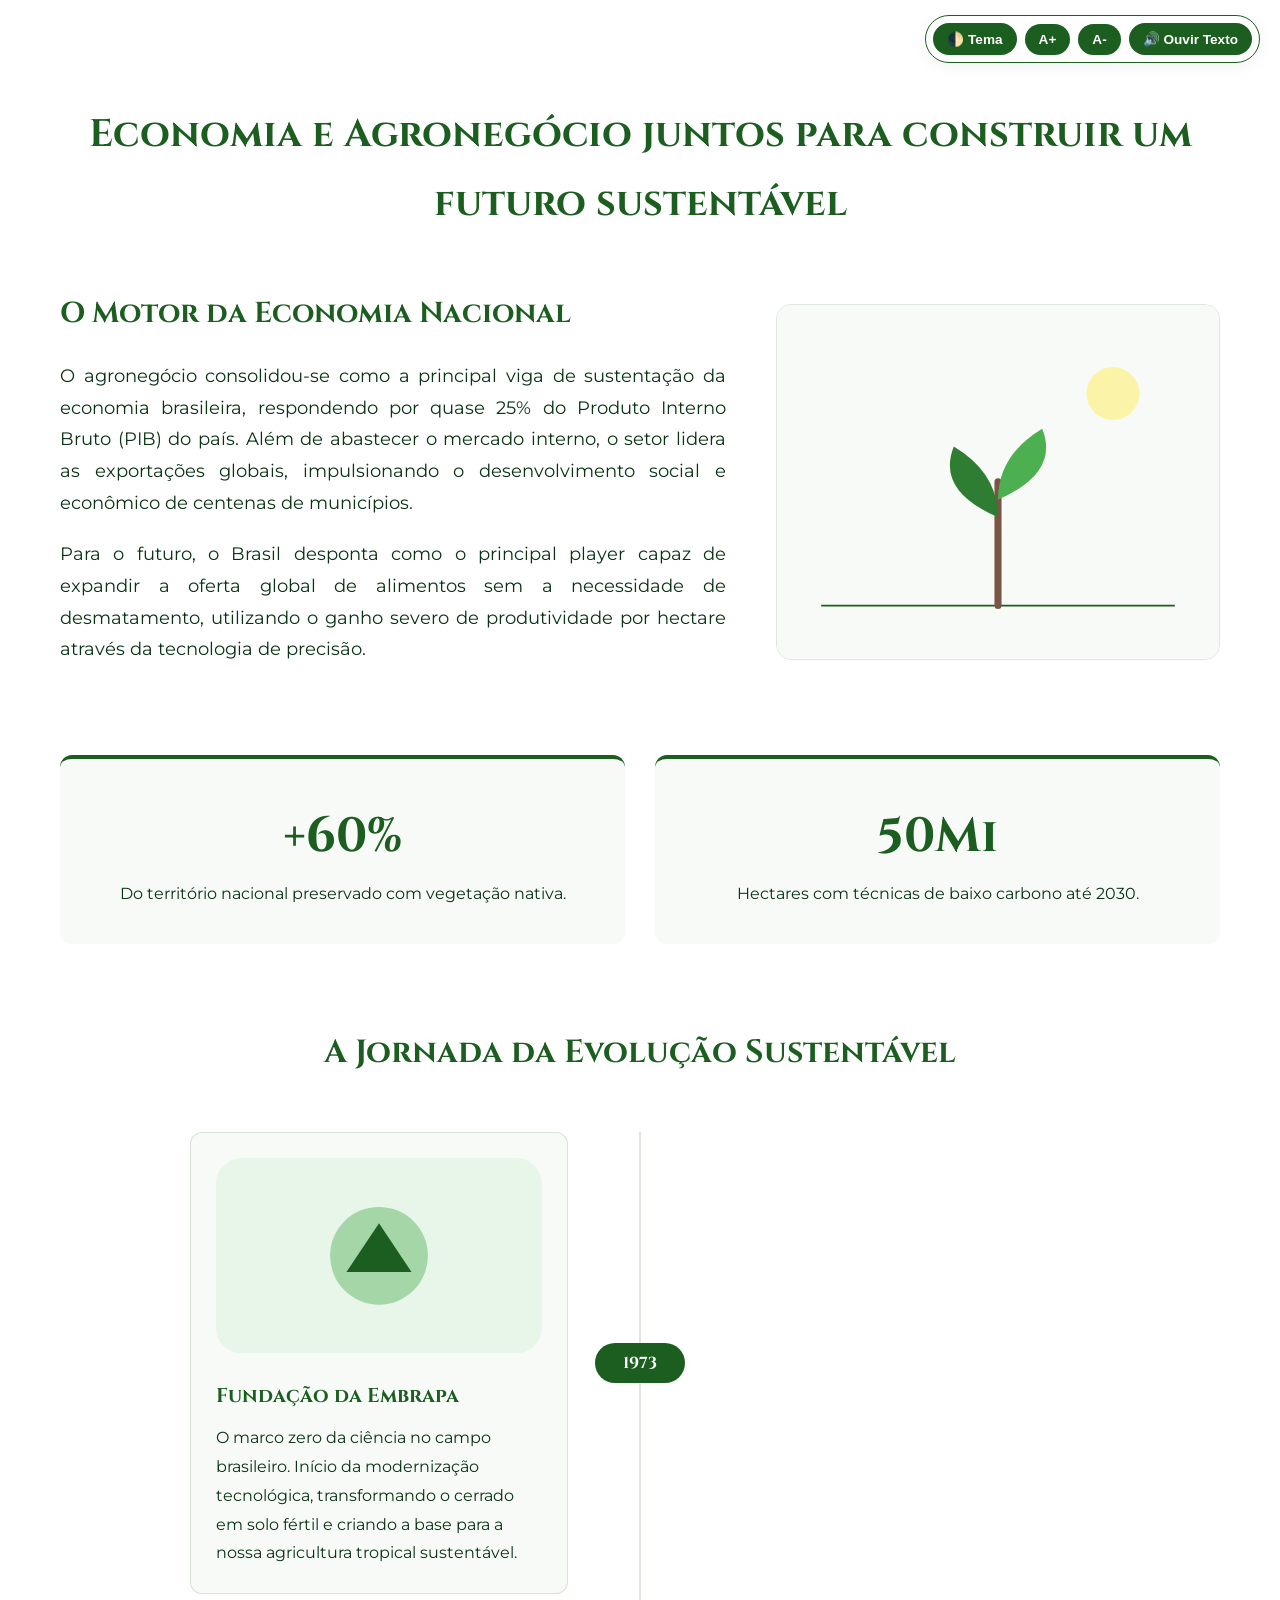
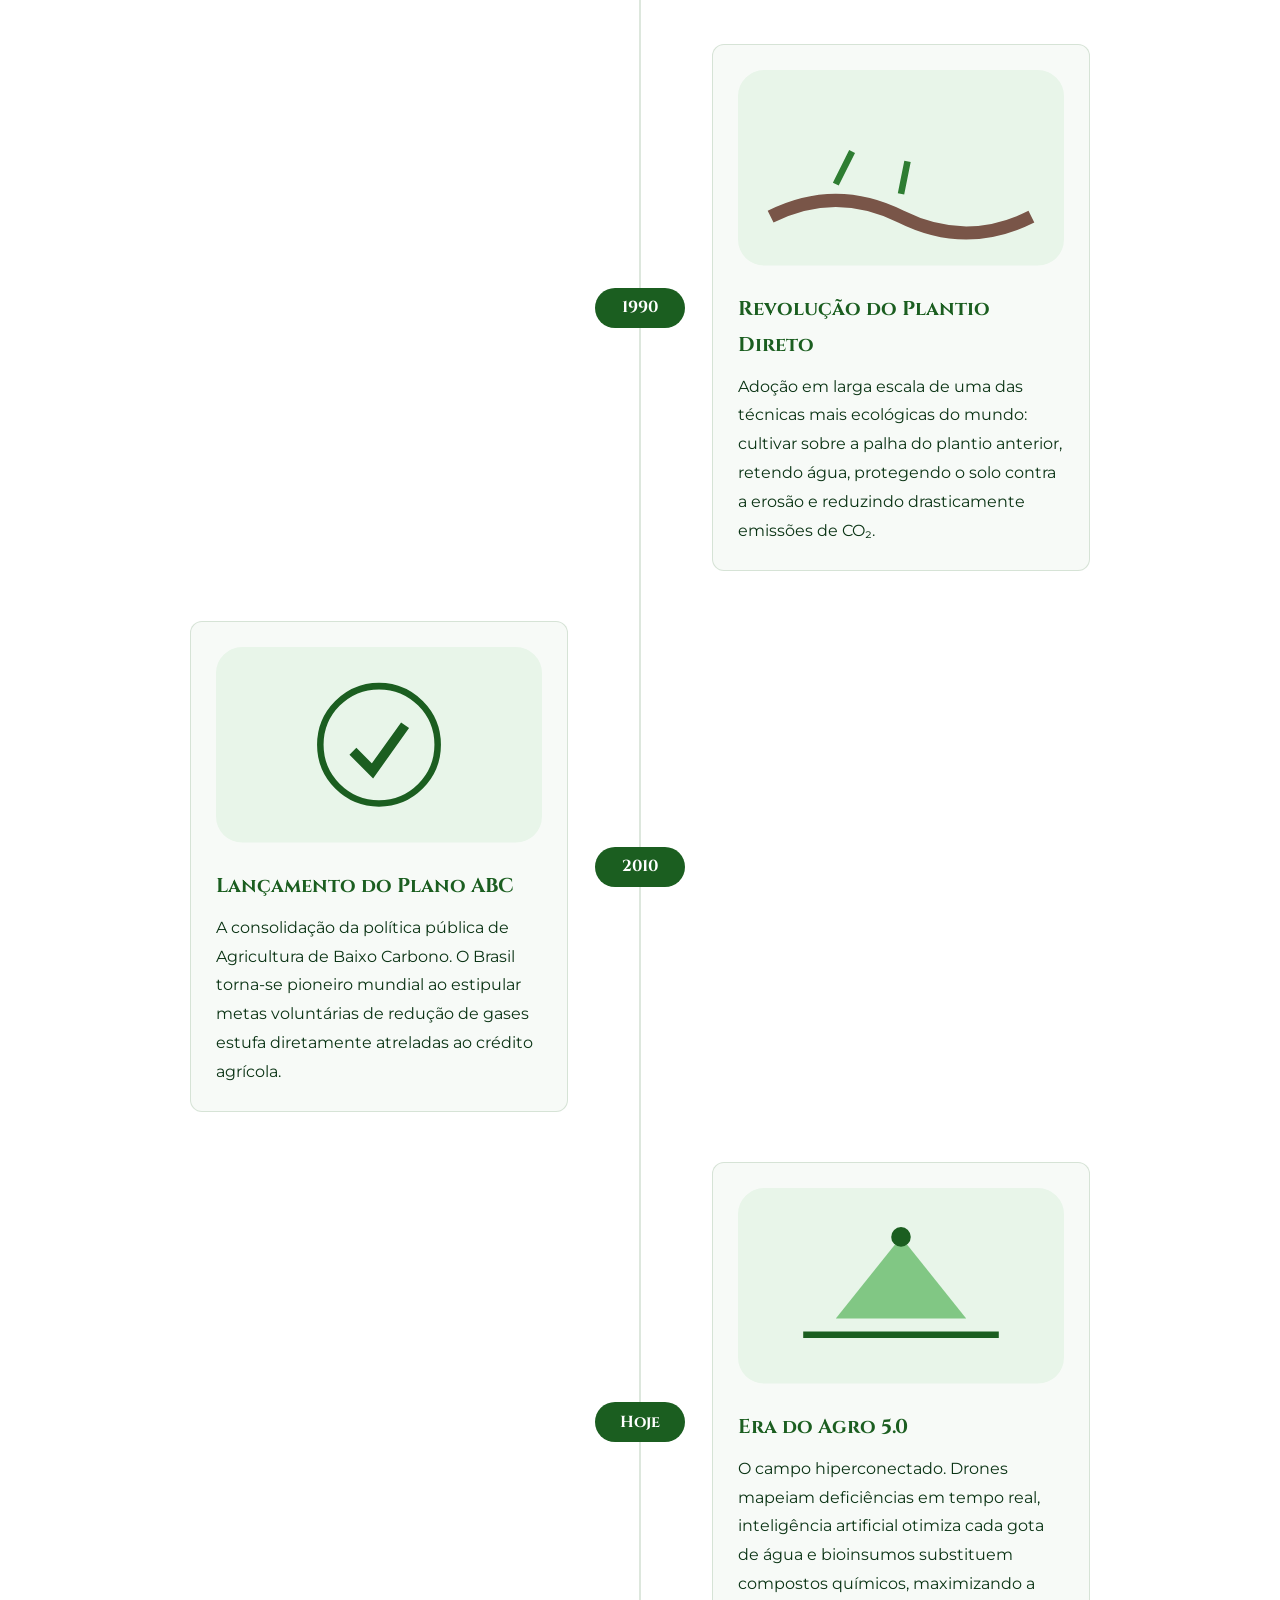
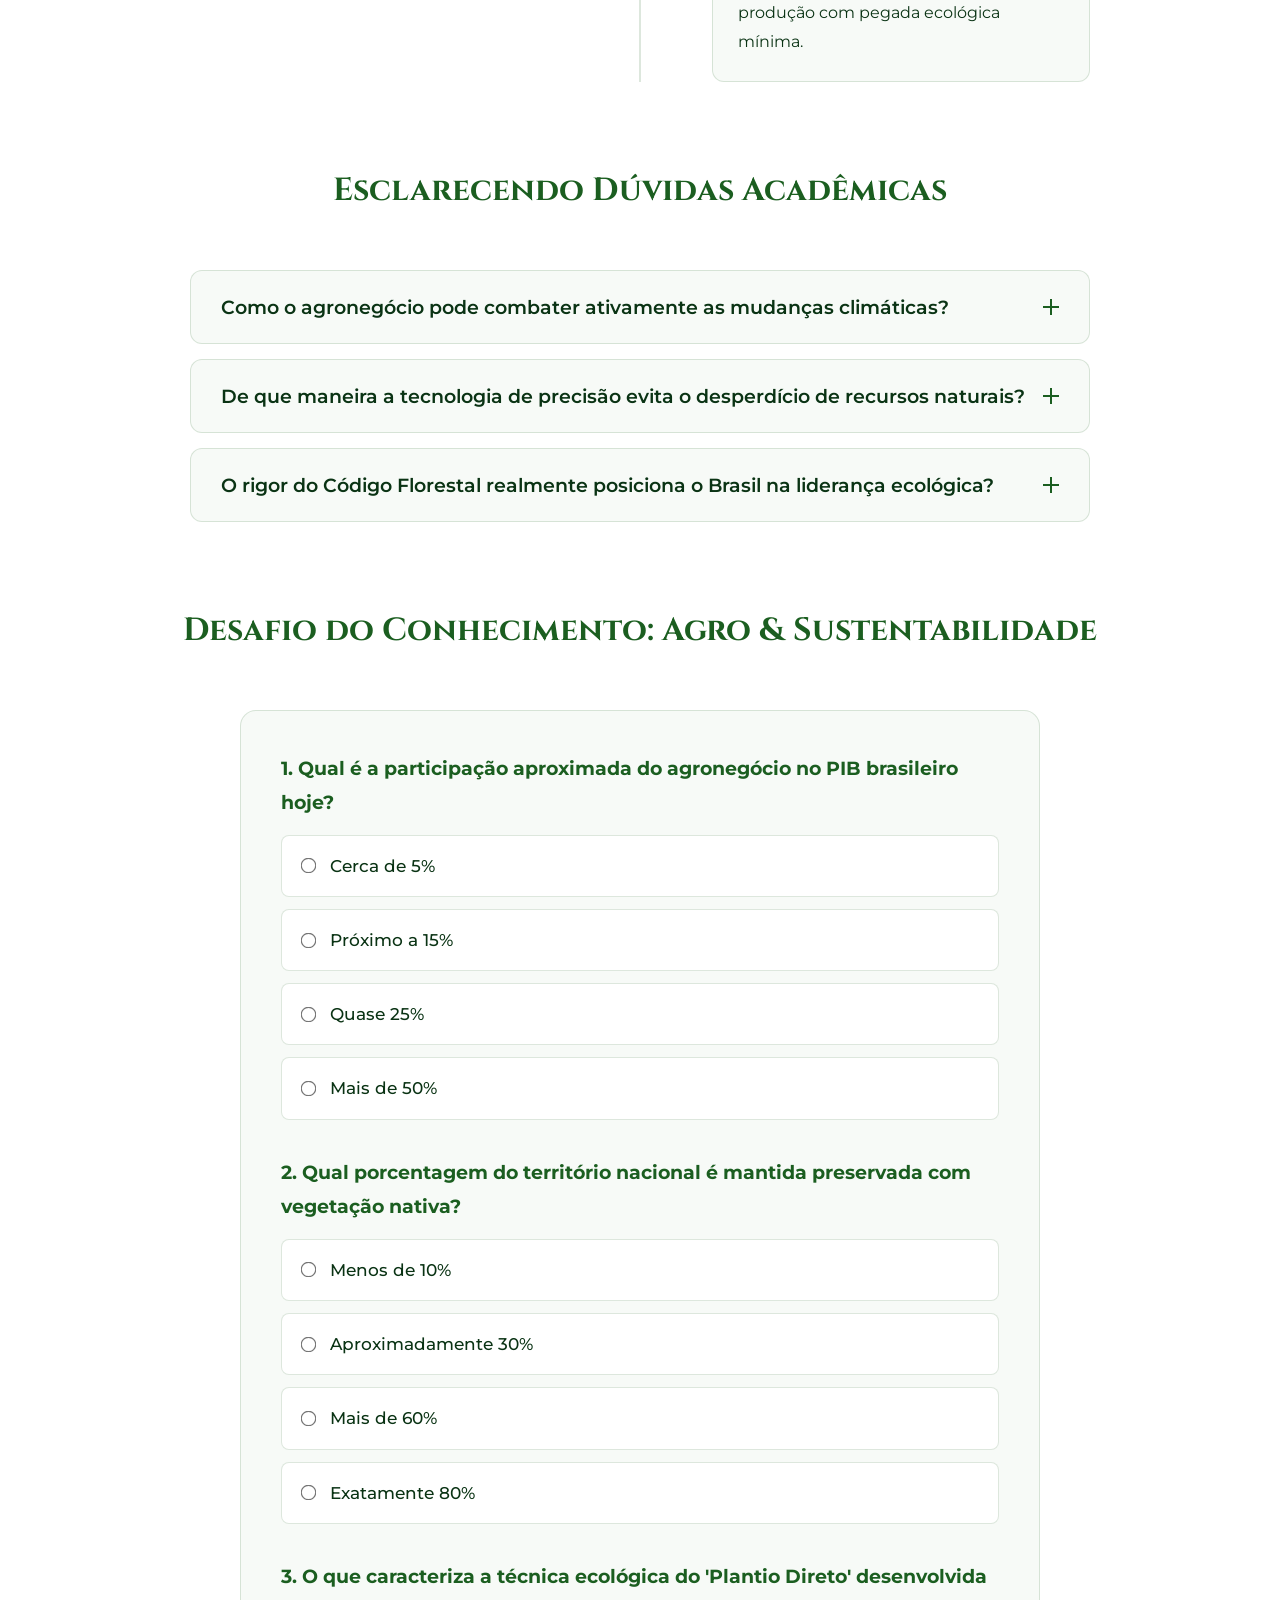
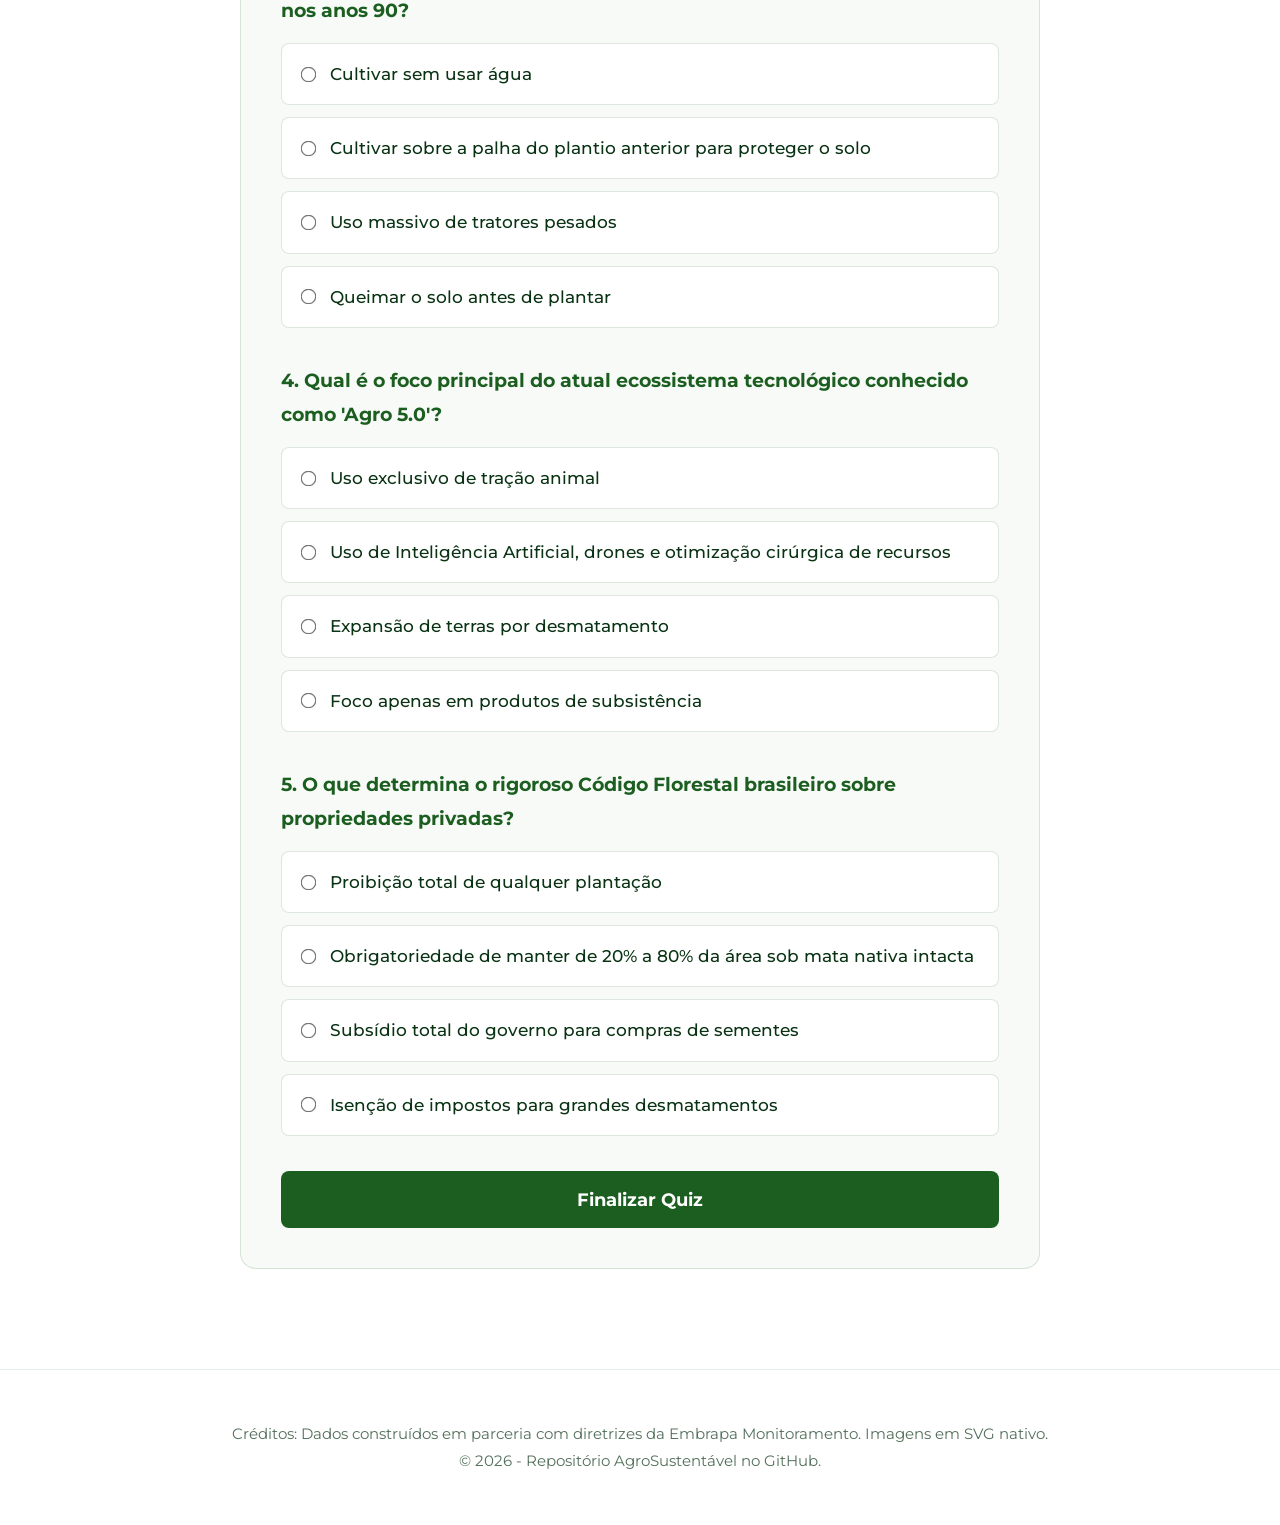
<file: index.html>
<!DOCTYPE html>
<html lang="pt-BR">
<head>
    <meta charset="UTF-8">
    <meta name="viewport" content="width=device-width, initial-scale=1.0">
    <title>Economia e Agronegócio: Futuro Sustentável</title>
    <link rel="stylesheet" href="style.css">
</head>
<body>

    <div class="painel-acessibilidade" role="complementary" aria-label="Acessibilidade">
        <button id="btn-tema" onclick="alternarTema()" aria-label="Mudar Cores">🌓 Tema</button>
        <button onclick="mudarFonte(1)" aria-label="Aumentar Texto">A+</button>
        <button onclick="mudarFonte(-1)" aria-label="Diminuir Texto">A-</button>
        <button id="btn-voz" onclick="gerenciarLeitura()" aria-label="Ouvir Página">🔊 Ouvir Texto</button>
    </div>

    <main class="wrapper">
        
        <header class="topo-pagina">
            <h1>Economia e Agronegócio juntos para construir um futuro sustentável</h1>
        </header>

        <section class="secao-introducao">
            <div class="coluna-texto" id="texto-intro">
                <h2>O Motor da Economia Nacional</h2>
                <p>O agronegócio consolidou-se como a principal viga de sustentação da economia brasileira, respondendo por quase 25% do Produto Interno Bruto (PIB) do país. Além de abastecer o mercado interno, o setor lidera as exportações globais, impulsionando o desenvolvimento social e econômico de centenas de municípios.</p>
                <p>Para o futuro, o Brasil desponta como o principal player capaz de expandir a oferta global de alimentos sem a necessidade de desmatamento, utilizando o ganho severo de produtividade por hectare através da tecnologia de precisão.</p>
            </div>
            
            <div class="coluna-imagem">
                <svg viewBox="0 0 500 400" class="ilustracao-agro" xmlns="http://www.w3.org/2000/svg">
                    <rect width="100%" height="100%" fill="var(--bg-card)" rx="12"/>
                    <path d="M 50 340 L 450 340" stroke="var(--cor-acento)" stroke-width="2"/>
                    <path d="M 250 340 L 250 200" stroke="#795548" stroke-width="8" stroke-linecap="round"/>
                    <path d="M 250 240 Q 180 210 200 160 Q 250 190 250 240 Z" fill="#2e7d32"/>
                    <path d="M 250 220 Q 320 190 300 140 Q 250 170 250 220 Z" fill="#4caf50"/>
                    <circle cx="380" cy="100" r="30" fill="#fff176" opacity="0.6"/>
                </svg>
            </div>
        </section>

        <section class="secao-dados" id="texto-dados">
            <div class="grid-estatisticas">
                <div class="card-estatistica">
                    <span class="numero-destaque">+60%</span>
                    <p>Do território nacional preservado com vegetação nativa.</p>
                </div>
                <div class="card-estatistica">
                    <span class="numero-destaque">50Mi</span>
                    <p>Hectares com técnicas de baixo carbono até 2030.</p>
                </div>
            </div>
        </section>

        <section class="secao-timeline" id="texto-timeline">
            <h2 class="titulo-secao">A Jornada da Evolução Sustentável</h2>
            <div class="timeline-lux">
                <div class="timeline-lux-item">
                    <div class="timeline-lux-badge">1973</div>
                    <div class="timeline-lux-card">
                        <svg class="img-timeline" viewBox="0 0 100 60"><rect width="100" height="60" fill="#e8f5e9" rx="8"/><circle cx="50" cy="30" r="15" fill="#a5d6a7"/><path d="M40 35 L50 20 L60 35 Z" fill="#1b5e20"/></svg>
                        <h3>Fundação da Embrapa</h3>
                        <p>O marco zero da ciência no campo brasileiro. Início da modernização tecnológica, transformando o cerrado em solo fértil e criando a base para a nossa agricultura tropical sustentável.</p>
                    </div>
                </div>
                <div class="timeline-lux-item">
                    <div class="timeline-lux-badge">1990</div>
                    <div class="timeline-lux-card">
                        <svg class="img-timeline" viewBox="0 0 100 60"><rect width="100" height="60" fill="#e8f5e9" rx="8"/><path d="M10 45 Q 30 35 50 45 T 90 45" stroke="#795548" stroke-width="4" fill="none"/><path d="M30 35 L35 25 M50 38 L52 28" stroke="#2e7d32" stroke-width="2"/></svg>
                        <h3>Revolução do Plantio Direto</h3>
                        <p>Adoção em larga escala de uma das técnicas mais ecológicas do mundo: cultivar sobre a palha do plantio anterior, retendo água, protegendo o solo contra a erosão e reduzindo drasticamente emissões de CO₂.</p>
                    </div>
                </div>
                <div class="timeline-lux-item">
                    <div class="timeline-lux-badge">2010</div>
                    <div class="timeline-lux-card">
                        <svg class="img-timeline" viewBox="0 0 100 60"><rect width="100" height="60" fill="#e8f5e9" rx="8"/><circle cx="50" cy="30" r="18" stroke="#1b5e20" stroke-width="2" fill="none"/><path d="M42 32 L48 38 L58 24" stroke="#1b5e20" stroke-width="3" fill="none"/></svg>
                        <h3>Lançamento do Plano ABC</h3>
                        <p>A consolidação da política pública de Agricultura de Baixo Carbono. O Brasil torna-se pioneiro mundial ao estipular metas voluntárias de redução de gases estufa diretamente atreladas ao crédito agrícola.</p>
                    </div>
                </div>
                <div class="timeline-lux-item">
                    <div class="timeline-lux-badge">Hoje</div>
                    <div class="timeline-lux-card">
                        <svg class="img-timeline" viewBox="0 0 100 60"><rect width="100" height="60" fill="#e8f5e9" rx="8"/><path d="M30 40 L50 15 L70 40 Z" fill="#81c784"/><circle cx="50" cy="15" r="3" fill="#1b5e20"/><path d="M20 45 L80 45" stroke="#1b5e20" stroke-width="2"/></svg>
                        <h3>Era do Agro 5.0</h3>
                        <p>O campo hiperconectado. Drones mapeiam deficiências em tempo real, inteligência artificial otimiza cada gota de água e bioinsumos substituem compostos químicos, maximizando a produção com pegada ecológica mínima.</p>
                    </div>
                </div>
            </div>
        </section>

        <section class="secao-faq" id="texto-faq">
            <h2 class="titulo-secao">Esclarecendo Dúvidas Acadêmicas</h2>
            <div class="faq-lux-container">
                <div class="faq-lux-item">
                    <button class="faq-lux-pergunta" aria-expanded="false">
                        Como o agronegócio pode combater ativamente as mudanças climáticas?
                        <span class="faq-lux-icone" aria-hidden="true"></span>
                    </button>
                    <div class="faq-lux-resposta">
                        <div class="faq-lux-resposta-interna">
                            <p>A resposta está nos sistemas integrados de produção, como a ILPF (Integração Lavoura-Pecuária-Floresta). Ao plantar árvores no mesmo espaço onde o gado pasta ou a soja cresce, cria-se um ecossistema artificial capaz de neutralizar e sequestrar mais carbono do solo do que a atividade emite.</p>
                        </div>
                    </div>
                </div>

                <div class="faq-lux-item">
                    <button class="faq-lux-pergunta" aria-expanded="false">
                        De que maneira a tecnologia de precisão evita o desperdício de recursos naturais?
                        <span class="faq-lux-icone" aria-hidden="true"></span>
                    </button>
                    <div class="faq-lux-resposta">
                        <div class="faq-lux-resposta-interna">
                            <p>Utilizando sensores acoplados a tratores e dados de satélite, o produtor não aplica água ou fertilizantes de maneira uniforme na fazenda inteira. A aplicação é feita de forma cirúrgica: apenas nas plantas que demonstram necessidade, economizando até 30% dos recursos hídricos.</p>
                        </div>
                    </div>
                </div>

                <div class="faq-lux-item">
                    <button class="faq-lux-pergunta" aria-expanded="false">
                        O rigor do Código Florestal realmente posiciona o Brasil na liderança ecológica?
                        <span class="faq-lux-icone" aria-hidden="true"></span>
                    </button>
                    <div class="faq-lux-resposta">
                        <div class="faq-lux-resposta-interna">
                            <p>Perfeitamente. Diferente de quase todos os grandes produtores globais, a legislação brasileira exige que propriedades privadas mantenham de 20% a 80% (no caso da Amazônia) de sua área sob mata nativa intocada, a título de Reserva Legal.</p>
                        </div>
                    </div>
                </div>
            </div>
        </section>

        <section class="secao-quiz" id="texto-quiz">
            <h2 class="titulo-secao">Desafio do Conhecimento: Agro & Sustentabilidade</h2>
            <div class="quiz-container">
                <div id="quiz-fluxo">
                    </div>
                <button id="btn-enviar-quiz" onclick="calcularResultadoQuiz()">Finalizar Quiz</button>
                <div id="quiz-resultado" class="resultado-oculto"></div>
            </div>
        </section>

    </main>

    <footer class="rodape-pagina">
        <p>Créditos: Dados construídos em parceria com diretrizes da Embrapa Monitoramento. Imagens em SVG nativo.</p>
        <p>&copy; 2026 - Repositório AgroSustentável no GitHub.</p>
    </footer>

    <script src="script.js"></script>
</body>
</html>
</file>
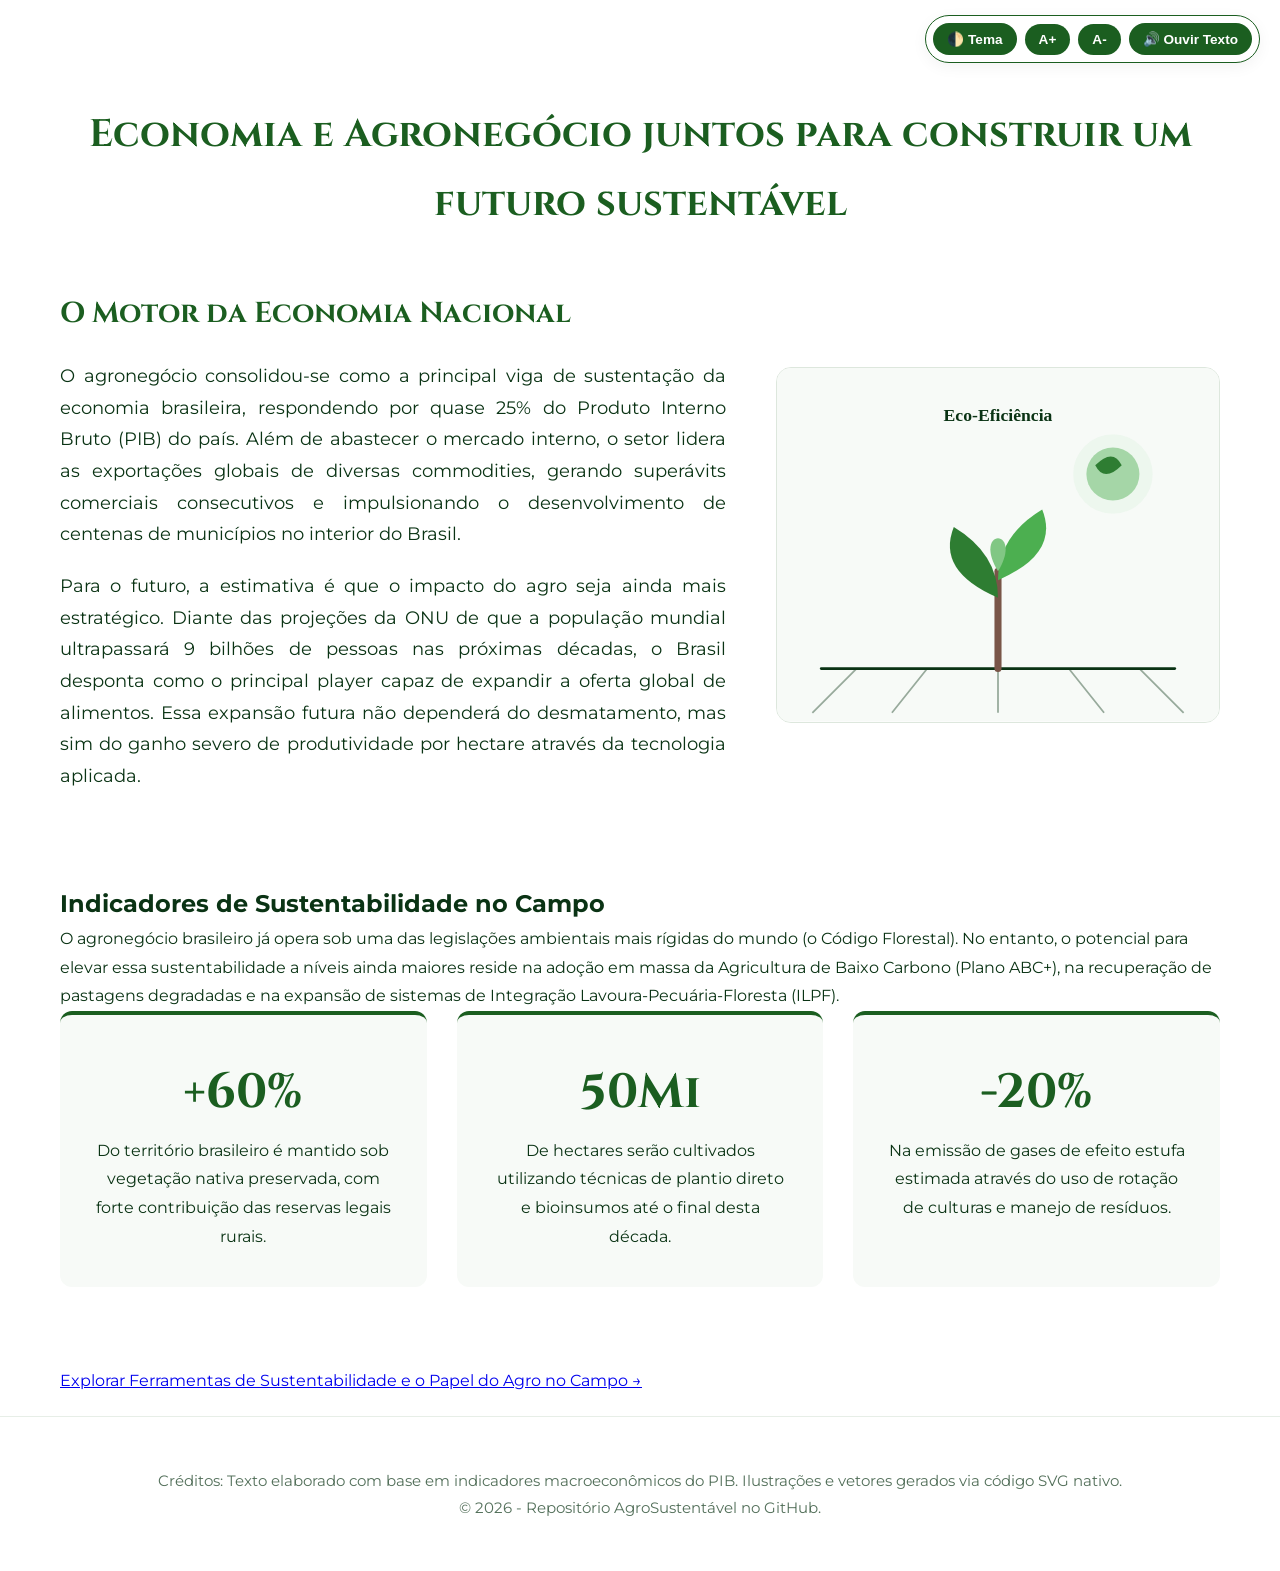
<file: gemini-code-1780397672994.html>
<!DOCTYPE html>
<html lang="pt-BR">
<head>
    <meta charset="UTF-8">
    <meta name="viewport" content="width=device-width, initial-scale=1.0">
    <title>Economia e Agronegócio juntos para construir um futuro sustentável</title>
    <link rel="stylesheet" href="style.css">
</head>
<body>

    <div class="painel-acessibilidade" role="complementary" aria-label="Ferramentas de Acessibilidade">
        <button id="btn-tema" onclick="alternarTema()" aria-label="Alternar modo claro e escuro">🌓 Tema</button>
        <button onclick="mudarFonte(1)" aria-label="Aumentar tamanho do texto">A+</button>
        <button onclick="mudarFonte(-1)" aria-label="Diminuir tamanho do texto">A-</button>
        <button id="btn-voz" onclick="gerenciarLeitura()" aria-label="Ouvir texto da página">🔊 Ouvir Texto</button>
    </div>

    <main class="wrapper">
        
        <header class="topo-pagina">
            <h1>Economia e Agronegócio juntos para construir um futuro sustentável</h1>
        </header>

        <section class="secao-introducao">
            <div class="coluna-texto" id="texto-principal">
                <h2>O Motor da Economia Nacional</h2>
                <p>O agronegócio consolidou-se como a principal viga de sustentação da economia brasileira, respondendo por quase 25% do Produto Interno Bruto (PIB) do país. Além de abastecer o mercado interno, o setor lidera as exportações globais de diversas commodities, gerando superávits comerciais consecutivos e impulsionando o desenvolvimento de centenas de municípios no interior do Brasil.</p>
                <p>Para o futuro, a estimativa é que o impacto do agro seja ainda mais estratégico. Diante das projeções da ONU de que a população mundial ultrapassará 9 bilhões de pessoas nas próximas décadas, o Brasil desponta como o principal player capaz de expandir a oferta global de alimentos. Essa expansão futura não dependerá do desmatamento, mas sim do ganho severo de produtividade por hectare através da tecnologia aplicada.</p>
            </div>
            
            <div class="coluna-imagem">
                <svg viewBox="0 0 500 400" class="ilustracao-agro" xmlns="http://www.w3.org/2000/svg" role="img" aria-label="Ilustração representando tecnologia agrícola e preservação da natureza">
                    <rect width="100%" height="100%" fill="var(--bg-card)" rx="12"/>
                    <circle cx="380" cy="120" r="45" fill="#e8f5e9" opacity="0.6"/>
                    <circle cx="380" cy="120" r="30" fill="#a5d6a7"/>
                    <path d="M 50 340 L 450 340" stroke="var(--cor-texto)" stroke-width="3" stroke-linecap="round"/>
                    <path d="M 90 340 L 40 390 M 170 340 L 130 390 M 250 340 L 250 390 M 330 340 L 370 390 M 410 340 L 460 390" stroke="var(--cor-texto)" stroke-width="2" opacity="0.4"/>
                    <path d="M 250 340 L 250 230" stroke="#795548" stroke-width="8" stroke-linecap="round"/>
                    <path d="M 250 260 Q 180 230 200 180 Q 250 210 250 260 Z" fill="#2e7d32"/>
                    <path d="M 250 240 Q 320 210 300 160 Q 250 190 250 240 Z" fill="#4caf50"/>
                    <path d="M 250 230 C 220 180, 280 180, 250 230 Z" fill="#81c784"/>
                    <path d="M 360 110 Q 380 90 390 110 Q 370 130 360 110 Z" fill="#2e7d32"/>
                    <text x="250" y="60" font-family="serif" font-size="20" fill="var(--cor-texto)" font-weight="bold" text-anchor="middle">Eco-Eficiência</text>
                </svg>
            </div>
        </section>

        <div class="separador-visual"></div>

        <section class="secao-dados" id="texto-dados">
            <h2>Indicadores de Sustentabilidade no Campo</h2>
            <p>O agronegócio brasileiro já opera sob uma das legislações ambientais mais rígidas do mundo (o Código Florestal). No entanto, o potencial para elevar essa sustentabilidade a níveis ainda maiores reside na adoção em massa da Agricultura de Baixo Carbono (Plano ABC+), na recuperação de pastagens degradadas e na expansão de sistemas de Integração Lavoura-Pecuária-Floresta (ILPF).</p>
            
            <div class="grid-estatisticas">
                <div class="card-estatistica" onclick="destacarCard(this)">
                    <span class="numero-destaque">+60%</span>
                    <p>Do território brasileiro é mantido sob vegetação nativa preservada, com forte contribuição das reservas legais rurais.</p>
                </div>
                <div class="card-estatistica" onclick="destacarCard(this)">
                    <span class="numero-destaque">50Mi</span>
                    <p>De hectares serão cultivados utilizando técnicas de plantio direto e bioinsumos até o final desta década.</p>
                </div>
                <div class="card-estatistica" onclick="destacarCard(this)">
                    <span class="numero-destaque">-20%</span>
                    <p>Na emissão de gases de efeito estufa estimada através do uso de rotação de culturas e manejo de resíduos.</p>
                </div>
            </div>

            <div class="container-link">
                <a href="https://github.com" target="_blank" rel="noopener noreferrer" class="link-saiba-mais">
                    Explorar Ferramentas de Sustentabilidade e o Papel do Agro no Campo &rarr;
                </a>
            </div>
        </section>

    </main>

    <footer class="rodape-pagina">
        <p>Créditos: Texto elaborado com base em indicadores macroeconômicos do PIB. Ilustrações e vetores gerados via código SVG nativo.</p>
        <p>&copy; 2026 - Repositório AgroSustentável no GitHub.</p>
    </footer>

    <script src="script.js"></script>
</body>
</html>
</file>
<file: style.css>
@import url('https://fonts.googleapis.com/css2?family=Cinzel:wght@500;700&family=Montserrat:wght@300;400;600;700&display=swap');

:root {
    --bg-pagina: #ffffff;
    --bg-card: #f7faf7;
    --cor-texto: #0a3314;
    --cor-acento: #1b5e20;
    --cor-borda: rgba(27, 94, 32, 0.15);
    --fonte-titulo: 'Cinzel', serif;
    --fonte-corpo: 'Montserrat', sans-serif;
    --tamanho-base: 16px;
    --cor-correto: #2e7d32;
    --cor-errado: #c62828;
}

body.modo-escuro {
    --bg-pagina: #0d140e;
    --bg-card: #162218;
    --cor-texto: #e8f5e9;
    --cor-acento: #81c784;
    --cor-borda: rgba(129, 199, 132, 0.2);
}

* { margin: 0; padding: 0; box-sizing: border-box; }
html { font-size: var(--tamanho-base); }
body { background: var(--bg-pagina); color: var(--cor-texto); font-family: var(--fonte-corpo); line-height: 1.8; padding-top: 80px; }

.wrapper { max-width: 1200px; margin: 0 auto; padding: 20px; }

/* Acessibilidade */
.painel-acessibilidade { position: fixed; top: 15px; right: 20px; background: var(--bg-pagina); border: 1px solid var(--cor-acento); border-radius: 30px; z-index: 1000; padding: 5px; box-shadow: 0 4px 15px rgba(0,0,0,0.05); }
.painel-acessibilidade button { background: var(--cor-acento); color: white; border: none; padding: 8px 14px; margin: 2px; border-radius: 20px; cursor: pointer; font-size: 0.85rem; font-weight: 600; }

.topo-pagina h1 { font-family: var(--fonte-titulo); text-align: center; color: var(--cor-acento); margin-bottom: 50px; font-size: 2.4rem; }

.secao-introducao { display: flex; flex-wrap: wrap; gap: 50px; align-items: center; margin-bottom: 70px; }
.coluna-texto { flex: 1.2; min-width: 300px; font-size: 1.1rem; }
.coluna-texto h2 { font-family: var(--fonte-titulo); margin-bottom: 20px; color: var(--cor-acento); font-size: 1.8rem; }
.coluna-texto p { margin-bottom: 20px; text-align: justify; }
.coluna-imagem { flex: 0.8; min-width: 300px; }
.ilustracao-agro { width: 100%; border-radius: 15px; border: 1px solid var(--cor-borda); }

.grid-estatisticas { display: flex; gap: 30px; justify-content: center; margin-bottom: 80px; }
.card-estatistica { background: var(--bg-card); padding: 35px; border-radius: 12px; border-top: 4px solid var(--cor-acento); text-align: center; flex: 1; }
.numero-destaque { font-family: var(--fonte-titulo); font-size: 3rem; color: var(--cor-acento); display: block; font-weight: 700; }

/* Linha do Tempo com Imagens */
.titulo-secao { font-family: var(--fonte-titulo); text-align: center; margin-bottom: 50px; color: var(--cor-acento); font-size: 2rem; }
.timeline-lux { position: relative; max-width: 900px; margin: 0 auto 80px auto; }
.timeline-lux::before { content: ''; position: absolute; left: 50%; top: 0; bottom: 0; width: 2px; background: var(--cor-borda); transform: translateX(-50%); }
.timeline-lux-item { position: relative; width: 100%; margin-bottom: 50px; display: flex; justify-content: space-between; align-items: center; }
.timeline-lux-item:nth-child(even) { flex-direction: row-reverse; }
.timeline-lux-badge { position: absolute; left: 50%; transform: translateX(-50%); width: 90px; height: 40px; background: var(--cor-acento); color: var(--bg-pagina); border-radius: 20px; display: flex; align-items: center; justify-content: center; font-family: var(--fonte-titulo); font-weight: 700; z-index: 2; }
.timeline-lux-card { width: 42%; background: var(--bg-card); padding: 25px; border-radius: 12px; border: 1px solid var(--cor-borda); }
.img-timeline { width: 100%; height: auto; border-radius: 6px; margin-bottom: 15px; }
.timeline-lux-card h3 { font-family: var(--fonte-titulo); color: var(--cor-acento); margin-bottom: 10px; font-size: 1.25rem; }

/* FAQ */
.faq-lux-container { max-width: 900px; margin: 0 auto 80px auto; display: flex; flex-direction: column; gap: 15px; }
.faq-lux-item { background: var(--bg-card); border: 1px solid var(--cor-borda); border-radius: 12px; overflow: hidden; }
.faq-lux-pergunta { width: 100%; padding: 24px 30px; background: none; border: none; text-align: left; font-family: var(--fonte-corpo); font-weight: 600; font-size: 1.2rem; color: var(--cor-texto); cursor: pointer; display: flex; justify-content: space-between; align-items: center; }
.faq-lux-icone { position: relative; width: 16px; height: 16px; }
.faq-lux-icone::before, .faq-lux-icone::after { content: ''; position: absolute; background-color: var(--cor-acento); transition: transform 0.3s; }
.faq-lux-icone::before { top: 7px; left: 0; width: 16px; height: 2px; }
.faq-lux-icone::after { top: 0; left: 7px; width: 2px; height: 16px; }
.faq-lux-item.ativo .faq-lux-icone::after { transform: rotate(90deg); opacity: 0; }
.faq-lux-resposta { max-height: 0; overflow: hidden; transition: max-height 0.4s ease; }
.faq-lux-resposta-interna { padding: 0 30px 30px 30px; }

/* Estilos do Quiz Premium */
.quiz-container { max-width: 800px; margin: 0 auto 80px auto; background: var(--bg-card); padding: 40px; border-radius: 16px; border: 1px solid var(--cor-borda); }
.quiz-questao { margin-bottom: 35px; }
.quiz-questao h3 { font-size: 1.2rem; margin-bottom: 15px; color: var(--cor-acento); }
.quiz-opcoes { display: flex; flex-direction: column; gap: 12px; }
.quiz-opcao { background: var(--bg-pagina); border: 1px solid var(--cor-borda); padding: 15px 20px; border-radius: 8px; cursor: pointer; display: flex; align-items: center; gap: 15px; font-weight: 500; font-size: 1.05rem; }
.quiz-opcao input { accent-color: var(--cor-acento); scale: 1.2; }
.quiz-opcao:hover { border-color: var(--cor-acento); }

#btn-enviar-quiz { display: block; width: 100%; background: var(--cor-acento); color: white; border: none; padding: 18px; font-family: var(--fonte-corpo); font-weight: 700; font-size: 1.1rem; border-radius: 8px; cursor: pointer; transition: opacity 0.2s; margin-top: 20px; }
#btn-enviar-quiz:hover { opacity: 0.9; }

#quiz-resultado { margin-top: 30px; padding: 25px; border-radius: 8px; font-size: 1.2rem; font-weight: 600; text-align: center; }
.resultado-oculto { display: none; }
.resultado-visivel { display: block; background: var(--cor-acento); color: white; }

/* Classes de validação visual das respostas do Quiz */
.opcao-correta { border-color: var(--cor-correto) !important; background-color: rgba(46, 125, 50, 0.1) !important; color: var(--cor-correto); }
.opcao-errada { border-color: var(--cor-errado) !important; background-color: rgba(198, 40, 40, 0.1) !important; color: var(--cor-errado); }

.rodape-pagina { text-align: center; padding: 50px 20px; border-top: 1px solid var(--cor-borda); font-size: 0.95rem; opacity: 0.7; }

@media (max-width: 901px) {
    body { padding-top: 130px; }
    .painel-acessibilidade { right: 50%; transform: translateX(50%); top: 10px; width: calc(100% - 40px); text-align: center; }
    .timeline-lux::before { left: 20px; }
    .timeline-lux-item { flex-direction: row !important; margin-bottom: 40px; }
    .timeline-lux-badge { left: 20px; transform: translateX(-50%); }
    .timeline-lux-card { width: calc(100% - 60px); margin-left: 60px; }
}
@media (max-width: 768px) {
    .secao-introducao, .grid-estatisticas { flex-direction: column; }
    .topo-pagina h1 { font-size: 1.8rem; }
}
</file>
